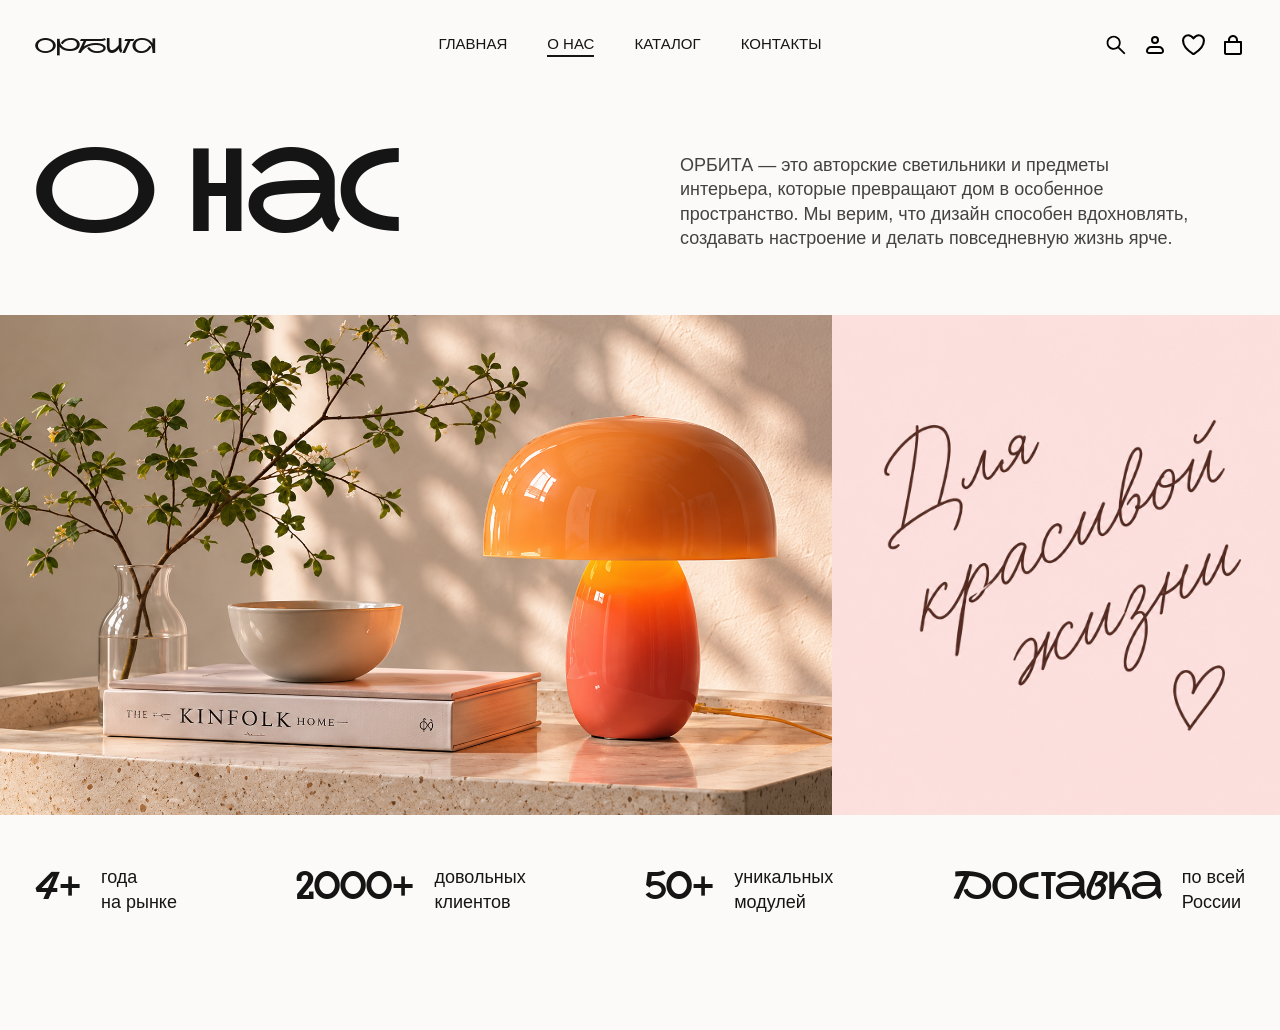
<file: about.html>
<!DOCTYPE html>
<html lang="ru">
<head>
    <meta charset="UTF-8">
    <meta name="viewport" content="width=device-width, initial-scale=1.0">
    <link href="https://cdn.jsdelivr.net/npm/bootstrap@5.3.3/dist/css/bootstrap.min.css" rel="stylesheet">
    <link rel="stylesheet" href="./css/normalize.css">
    <link rel="stylesheet" href="./css/style.css">
    <link rel="stylesheet" href="./css/modal.css">
    <link rel="stylesheet" href="./css/footer.css">
    <link rel="stylesheet" href="./css/media.css">
    <title>О нас</title>
</head>
<body>
    <header class="header">

        <a href="#" class="header-logo">
            Орбита
        </a>

        <button class="navbar-toggler mobile-menu-toggle d-lg-none" type="button" data-bs-toggle="offcanvas" data-bs-target="#mobileNavigation" aria-controls="mobileNavigation" aria-label="Открыть меню">
            <span class="navbar-toggler-icon"></span>
        </button>

        <nav class="header-menu d-none d-lg-block">
            <ul class="header-menu-list">
                <li>
                    <a href="./index.html" class="header-menu-link title-small">Главная</a>
                </li>

                <li>
                    <a href="./about.html" class="header-menu-link title-small underlined">О нас</a>
                </li>

                <li>
                    <a href="./catalog.html" class="header-menu-link title-small">Каталог</a>
                </li>

                <li>
                    <a href="./contacts.html" class="header-menu-link title-small">Контакты</a>
                </li>
            </ul>
        </nav>

        <nav class="header-menu-icons">
            <ul class="header-menu-icons-list">
                <li class="header-menu-icons-item">
                    <a href="#" class="header-menu-icons-link">
                        <svg width="24" height="24" viewBox="0 0 16 16" fill="none" xmlns="http://www.w3.org/2000/svg">
                            <path d="M14.2125 13.3516L10.1547 9.29375C10.7844 8.47969 11.125 7.48438 11.125 6.4375C11.125 5.18438 10.6359 4.00937 9.75156 3.12344C8.86719 2.2375 7.68906 1.75 6.4375 1.75C5.18594 1.75 4.00781 2.23906 3.12344 3.12344C2.2375 4.00781 1.75 5.18438 1.75 6.4375C1.75 7.68906 2.23906 8.86719 3.12344 9.75156C4.00781 10.6375 5.18438 11.125 6.4375 11.125C7.48438 11.125 8.47813 10.7844 9.29219 10.1562L13.35 14.2125C13.3619 14.2244 13.376 14.2338 13.3916 14.2403C13.4071 14.2467 13.4238 14.2501 13.4406 14.2501C13.4575 14.2501 13.4741 14.2467 13.4897 14.2403C13.5052 14.2338 13.5194 14.2244 13.5312 14.2125L14.2125 13.5328C14.2244 13.5209 14.2338 13.5068 14.2403 13.4912C14.2467 13.4757 14.2501 13.459 14.2501 13.4422C14.2501 13.4254 14.2467 13.4087 14.2403 13.3931C14.2338 13.3776 14.2244 13.3635 14.2125 13.3516ZM8.9125 8.9125C8.25 9.57344 7.37187 9.9375 6.4375 9.9375C5.50313 9.9375 4.625 9.57344 3.9625 8.9125C3.30156 8.25 2.9375 7.37187 2.9375 6.4375C2.9375 5.50313 3.30156 4.62344 3.9625 3.9625C4.625 3.30156 5.50313 2.9375 6.4375 2.9375C7.37187 2.9375 8.25156 3.3 8.9125 3.9625C9.57344 4.625 9.9375 5.50313 9.9375 6.4375C9.9375 7.37187 9.57344 8.25156 8.9125 8.9125Z" fill="black"/>
                        </svg>
                    </a>
                </li>

                <li class="header-menu-icons-item">
                    <a href="#" class="header-menu-icons-link">
                        <svg width="24" height="24" viewBox="0 0 24 24" fill="none" xmlns="http://www.w3.org/2000/svg">
                            <path d="M4 18C4 16.9391 4.42143 15.9217 5.17157 15.1716C5.92172 14.4214 6.93913 14 8 14H16C17.0609 14 18.0783 14.4214 18.8284 15.1716C19.5786 15.9217 20 16.9391 20 18C20 18.5304 19.7893 19.0391 19.4142 19.4142C19.0391 19.7893 18.5304 20 18 20H6C5.46957 20 4.96086 19.7893 4.58579 19.4142C4.21071 19.0391 4 18.5304 4 18Z" stroke="black" stroke-width="2" stroke-linejoin="round"/>
                            <path d="M12 10C13.6569 10 15 8.65685 15 7C15 5.34315 13.6569 4 12 4C10.3431 4 9 5.34315 9 7C9 8.65685 10.3431 10 12 10Z" stroke="black" stroke-width="2"/>
                        </svg>
                    </a>
                </li>

                <li class="header-menu-icons-item">
                    <a href="#" class="header-menu-icons-link">
                        <svg width="24" height="22" viewBox="0 0 19 17" fill="none" xmlns="http://www.w3.org/2000/svg">
                            <path d="M4.95723 0.826218C2.67606 0.826218 0.826172 2.6571 0.826172 4.91596C0.826172 6.73941 1.54911 11.0671 8.66526 15.4419C8.79289 15.519 8.93916 15.5598 9.08828 15.5598C9.2374 15.5598 9.38367 15.519 9.5113 15.4419C16.6283 11.0671 17.3504 6.73941 17.3504 4.91596C17.3504 2.6571 15.5005 0.826218 13.2193 0.826218C10.9382 0.826218 9.08828 3.30485 9.08828 3.30485C9.08828 3.30485 7.23839 0.826218 4.95723 0.826218Z" stroke="black" stroke-width="1.65242" stroke-linecap="round" stroke-linejoin="round"/>
                        </svg>
                    </a>
                </li>

                <li class="header-menu-icons-item">
                    <a href="#" class="header-menu-icons-link">
                        <svg width="24" height="24" viewBox="0 0 24 24" fill="none" xmlns="http://www.w3.org/2000/svg">
                            <path d="M12 2C9.24 2 7 4.24 7 7V8H4C3.45 8 3 8.45 3 9V20C3 21.1 3.9 22 5 22H19C20.1 22 21 21.1 21 20V9C21 8.45 20.55 8 20 8H17V7C17 4.24 14.76 2 12 2ZM9 7C9 5.35 10.35 4 12 4C13.65 4 15 5.35 15 7V8H9V7ZM19 10V20H5V10H19Z" fill="black"/>
                        </svg>
                    </a>
                </li>
            </ul>
        </nav>

        <div class="offcanvas offcanvas-end mobile-navigation" tabindex="-1" id="mobileNavigation" aria-labelledby="mobileNavigationLabel">
            <div class="offcanvas-header">
                <a href="./index.html" class="header-logo" id="mobileNavigationLabel">Орбита</a>
                <button type="button" class="btn-close" data-bs-dismiss="offcanvas" aria-label="Закрыть меню"></button>
            </div>
            <div class="offcanvas-body">
                <nav aria-label="Мобильная навигация">
                    <ul class="mobile-navigation-list">
                        <li><a href="./index.html">Главная</a></li>
                        <li><a href="./about.html">О нас</a></li>
                        <li><a href="./catalog.html">Каталог</a></li>
                        <li><a href="./contacts.html">Контакты</a></li>
                    </ul>
                </nav>
            </div>
        </div>
    </header>

    <main class="about-content">
        <div class="about-content-text content-box">
            <p class="about-content-title page-title">О нас</p>
            <p class="about-content-description description page-description">
                ОРБИТА — это авторские светильники и предметы интерьера, которые превращают дом в особенное пространство. Мы верим, что дизайн способен вдохновлять, создавать настроение и делать повседневную жизнь ярче.
            </p>
        </div>

        <div class="about-content-images">
            <img src="./images/about/1.png" alt="Лампа на столе" class="about-content-image">
            <img src="./images/about/2.png" alt="Записка 'Для красивой жизни'" class="about-content-image">
        </div>

        <ul class="about-content-statistics-list">
            <li class="about-content-statistics-item">
                <p class="about-content-statistics-result small-acsent-title">4+</p>
                <p class="about-content-statistics-text">года<br>на рынке</p>
            </li>

            <li class="about-content-statistics-item">
                <p class="about-content-statistics-result small-acsent-title">2000+</p>
                <p class="about-content-statistics-text">довольных<br>клиентов</p>
            </li>

            <li class="about-content-statistics-item">
                <p class="about-content-statistics-result small-acsent-title">50+</p>
                <p class="about-content-statistics-text">уникальных<br>модулей</p>
            </li>

            <li class="about-content-statistics-item">
                <p class="about-content-statistics-result small-acsent-title">Доставка</p>
                <p class="about-content-statistics-text">по всей<br>России</p>
            </li>
        </ul>
    </main>

    
    <script src="https://cdn.jsdelivr.net/npm/bootstrap@5.3.3/dist/js/bootstrap.bundle.min.js"></script>
</body>
</html>
</file>
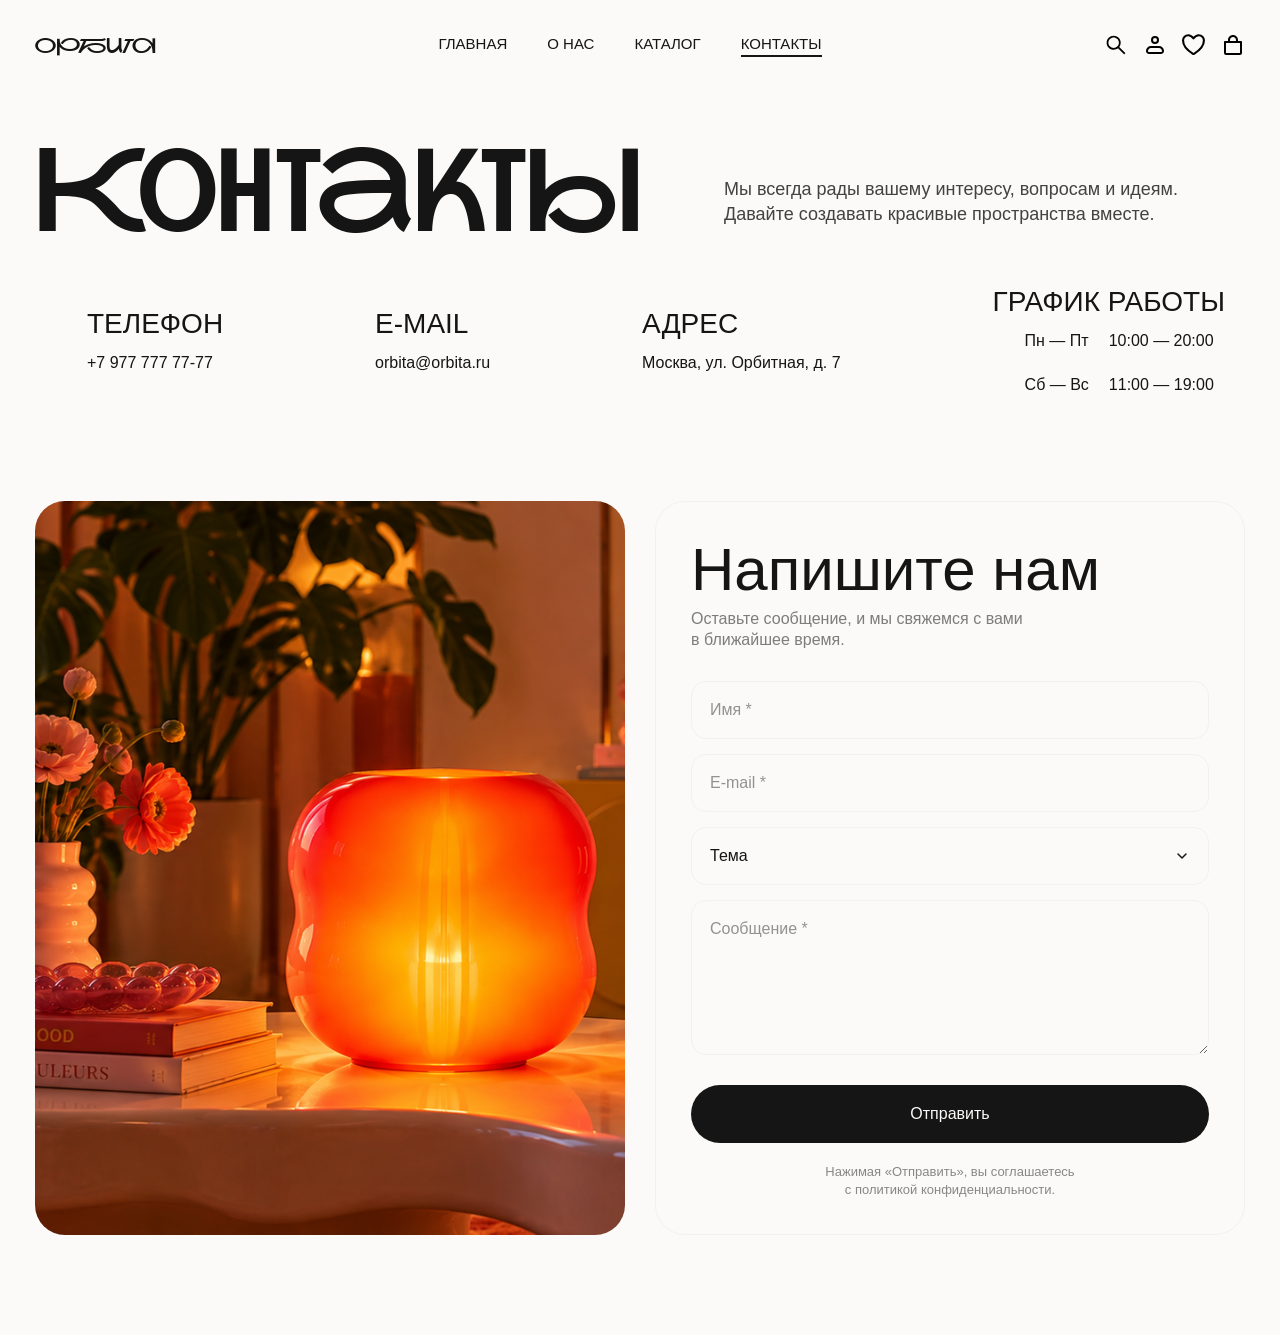
<file: contacts.html>
<!DOCTYPE html>
<html lang="ru">
<head>
    <meta charset="UTF-8">
    <meta name="viewport" content="width=device-width, initial-scale=1.0">
    <link href="https://cdn.jsdelivr.net/npm/bootstrap@5.3.3/dist/css/bootstrap.min.css" rel="stylesheet">
    <link rel="stylesheet" href="./css/normalize.css">
    <link rel="stylesheet" href="./css/style.css">
    <link rel="stylesheet" href="./css/modal.css">
    <link rel="stylesheet" href="./css/footer.css">
    <link rel="stylesheet" href="./css/media.css">
    <title>Контакты</title>
</head>
<body>
    <header class="header">

        <a href="#" class="header-logo">
            Орбита
        </a>

        <button class="navbar-toggler mobile-menu-toggle d-lg-none" type="button" data-bs-toggle="offcanvas" data-bs-target="#mobileNavigation" aria-controls="mobileNavigation" aria-label="Открыть меню">
            <span class="navbar-toggler-icon"></span>
        </button>

        <nav class="header-menu d-none d-lg-block">
            <ul class="header-menu-list">
                <li>
                    <a href="./index.html" class="header-menu-link title-small">Главная</a>
                </li>

                <li>
                    <a href="./about.html" class="header-menu-link title-small">О нас</a>
                </li>

                <li>
                    <a href="./catalog.html" class="header-menu-link title-small">Каталог</a>
                </li>

                <li>
                    <a href="./contacts.html" class="header-menu-link title-small underlined">Контакты</a>
                </li>
            </ul>
        </nav>

        <nav class="header-menu-icons">
            <ul class="header-menu-icons-list">
                <li class="header-menu-icons-item">
                    <a href="#" class="header-menu-icons-link">
                        <svg width="24" height="24" viewBox="0 0 16 16" fill="none" xmlns="http://www.w3.org/2000/svg">
                            <path d="M14.2125 13.3516L10.1547 9.29375C10.7844 8.47969 11.125 7.48438 11.125 6.4375C11.125 5.18438 10.6359 4.00937 9.75156 3.12344C8.86719 2.2375 7.68906 1.75 6.4375 1.75C5.18594 1.75 4.00781 2.23906 3.12344 3.12344C2.2375 4.00781 1.75 5.18438 1.75 6.4375C1.75 7.68906 2.23906 8.86719 3.12344 9.75156C4.00781 10.6375 5.18438 11.125 6.4375 11.125C7.48438 11.125 8.47813 10.7844 9.29219 10.1562L13.35 14.2125C13.3619 14.2244 13.376 14.2338 13.3916 14.2403C13.4071 14.2467 13.4238 14.2501 13.4406 14.2501C13.4575 14.2501 13.4741 14.2467 13.4897 14.2403C13.5052 14.2338 13.5194 14.2244 13.5312 14.2125L14.2125 13.5328C14.2244 13.5209 14.2338 13.5068 14.2403 13.4912C14.2467 13.4757 14.2501 13.459 14.2501 13.4422C14.2501 13.4254 14.2467 13.4087 14.2403 13.3931C14.2338 13.3776 14.2244 13.3635 14.2125 13.3516ZM8.9125 8.9125C8.25 9.57344 7.37187 9.9375 6.4375 9.9375C5.50313 9.9375 4.625 9.57344 3.9625 8.9125C3.30156 8.25 2.9375 7.37187 2.9375 6.4375C2.9375 5.50313 3.30156 4.62344 3.9625 3.9625C4.625 3.30156 5.50313 2.9375 6.4375 2.9375C7.37187 2.9375 8.25156 3.3 8.9125 3.9625C9.57344 4.625 9.9375 5.50313 9.9375 6.4375C9.9375 7.37187 9.57344 8.25156 8.9125 8.9125Z" fill="black"/>
                        </svg>
                    </a>
                </li>

                <li class="header-menu-icons-item">
                    <a href="#" class="header-menu-icons-link">
                        <svg width="24" height="24" viewBox="0 0 24 24" fill="none" xmlns="http://www.w3.org/2000/svg">
                            <path d="M4 18C4 16.9391 4.42143 15.9217 5.17157 15.1716C5.92172 14.4214 6.93913 14 8 14H16C17.0609 14 18.0783 14.4214 18.8284 15.1716C19.5786 15.9217 20 16.9391 20 18C20 18.5304 19.7893 19.0391 19.4142 19.4142C19.0391 19.7893 18.5304 20 18 20H6C5.46957 20 4.96086 19.7893 4.58579 19.4142C4.21071 19.0391 4 18.5304 4 18Z" stroke="black" stroke-width="2" stroke-linejoin="round"/>
                            <path d="M12 10C13.6569 10 15 8.65685 15 7C15 5.34315 13.6569 4 12 4C10.3431 4 9 5.34315 9 7C9 8.65685 10.3431 10 12 10Z" stroke="black" stroke-width="2"/>
                        </svg>
                    </a>
                </li>

                <li class="header-menu-icons-item">
                    <a href="#" class="header-menu-icons-link">
                        <svg width="24" height="22" viewBox="0 0 19 17" fill="none" xmlns="http://www.w3.org/2000/svg">
                            <path d="M4.95723 0.826218C2.67606 0.826218 0.826172 2.6571 0.826172 4.91596C0.826172 6.73941 1.54911 11.0671 8.66526 15.4419C8.79289 15.519 8.93916 15.5598 9.08828 15.5598C9.2374 15.5598 9.38367 15.519 9.5113 15.4419C16.6283 11.0671 17.3504 6.73941 17.3504 4.91596C17.3504 2.6571 15.5005 0.826218 13.2193 0.826218C10.9382 0.826218 9.08828 3.30485 9.08828 3.30485C9.08828 3.30485 7.23839 0.826218 4.95723 0.826218Z" stroke="black" stroke-width="1.65242" stroke-linecap="round" stroke-linejoin="round"/>
                        </svg>
                    </a>
                </li>

                <li class="header-menu-icons-item">
                    <a href="#" class="header-menu-icons-link">
                        <svg width="24" height="24" viewBox="0 0 24 24" fill="none" xmlns="http://www.w3.org/2000/svg">
                            <path d="M12 2C9.24 2 7 4.24 7 7V8H4C3.45 8 3 8.45 3 9V20C3 21.1 3.9 22 5 22H19C20.1 22 21 21.1 21 20V9C21 8.45 20.55 8 20 8H17V7C17 4.24 14.76 2 12 2ZM9 7C9 5.35 10.35 4 12 4C13.65 4 15 5.35 15 7V8H9V7ZM19 10V20H5V10H19Z" fill="black"/>
                        </svg>
                    </a>
                </li>
            </ul>
        </nav>

        <div class="offcanvas offcanvas-end mobile-navigation" tabindex="-1" id="mobileNavigation" aria-labelledby="mobileNavigationLabel">
            <div class="offcanvas-header">
                <a href="./index.html" class="header-logo" id="mobileNavigationLabel">Орбита</a>
                <button type="button" class="btn-close" data-bs-dismiss="offcanvas" aria-label="Закрыть меню"></button>
            </div>
            <div class="offcanvas-body">
                <nav aria-label="Мобильная навигация">
                    <ul class="mobile-navigation-list">
                        <li><a href="./index.html">Главная</a></li>
                        <li><a href="./about.html">О нас</a></li>
                        <li><a href="./catalog.html">Каталог</a></li>
                        <li><a href="./contacts.html">Контакты</a></li>
                    </ul>
                </nav>
            </div>
        </div>
    </header>

    <main class="contacts-content">
        <section class="contacts-header">
            <div class="contacts-content-text content-box">
                <p class="contacts-content-title page-title">Контакты</p>
                <p class="contacts-content-description description page-description">
                    Мы всегда рады вашему интересу, вопросам и идеям. Давайте создавать красивые пространства вместе.
                </p>
            </div>
        </section>

        <section class="contacts-soc1als">

            <ul class="contacts-soc1als-list">

                <li class="contacts-soc1als-item">
                    <h3 class="contacts-soc1als-item-name">Телефон</h3>
                    <p class="contacts-soc1als-item-content">+7 977 777 77-77</p>
                </li>

                <li class="contacts-soc1als-item">
                    <h3 class="contacts-soc1als-item-name">E-mail</h3>
                    <p class="contacts-soc1als-item-content">orbita@orbita.ru</p>
                </li>

                <li class="contacts-soc1als-item">
                    <h3 class="contacts-soc1als-item-name">Адрес</h3>
                    <address class="contacts-soc1als-item-content">Москва, ул. Орбитная, д. 7</address>
                </li>

                <li class="contacts-soc1als-item">

                    <h3 class="contacts-soc1als-item-name">График работы</h3>

                    <ul class="contacts-soc1als-item-schedule-list">

                        <li class="contacts-soc1als-schedule-item">
                            <p class="contacts-soc1als-item-schedule-days">
                                Пн — Пт
                            </p>
                            <p class="contacts-soc1als-item-schedule-time">
                                10:00 — 20:00
                            </p>
                        </li>

                        <li class="contacts-soc1als-schedule-item">
                            <p class="contacts-soc1als-item-schedule-days">
                                Сб — Вс
                            </p>
                            <p class="contacts-soc1als-item-schedule-time">
                                11:00 — 19:00
                            </p>
                        </li>
                    </ul>
                </li>

            </ul>

        </section>

        <section class="contacts-form">
            <div class="contacts-form-wrapper">

                <img
                    src="./images/modal/5.png"
                    alt="Интерьер"
                    class="contacts-form-image"
                >

                <form action="" class="contacts-form-body">
                    <h2 class="contacts-form-title">Напишите нам</h2>

                    <p class="contacts-form-description">
                        Оставьте сообщение, и мы свяжемся с вами<br>
                        в ближайшее время.
                    </p>

                    <input
                        type="text"
                        name="name"
                        class="contacts-form-input input"
                        placeholder="Имя *"
                        required
                    >

                    <input
                        type="email"
                        name="email"
                        class="contacts-form-input input"
                        placeholder="E-mail *"
                        required
                    >

                    <select name="subject" class="contacts-form-input input">
                        <option value="" selected disabled>Тема</option>
                        <option value="question">Вопрос</option>
                        <option value="order">Заказ</option>
                        <option value="cooperation">Сотрудничество</option>
                    </select>

                    <textarea
                        name="message"
                        class="contacts-form-input contacts-form-textarea input"
                        placeholder="Сообщение *"
                        required
                    ></textarea>

                    <button type="submit" class="contacts-form-button button">
                        Отправить
                    </button>

                    <p class="contacts-form-policy">
                        Нажимая «Отправить», вы соглашаетесь<br>
                        с политикой конфиденциальности.
                    </p>
                </form>

            </div>
        </section>
    </main>

    
    
    <script src="https://cdn.jsdelivr.net/npm/bootstrap@5.3.3/dist/js/bootstrap.bundle.min.js"></script>
</body>
</html>
</file>
<file: css/style.css>
@font-face {
    font-family: 'NauryzRedKeds';
    src: url('../fonts/NauryzRedKeds.ttf') format('truetype');
    font-weight: normal;
    font-style: normal;
    font-display: swap;
}

:root {
    --color-light: #FBFAF8;
    --color-light-gray: #F1F2F0;
    --color-dark: #151515;
    --color-green: #BBC23F;

    --border-radius: 40px;

    --font-family-acsent: 'NauryzRedKeds', 'Arial', sans-serif;
    --font-family-base: 'Roboto', sans-serif;

    --padding-inline: 50px;
}

body {
    color: var(--color-dark);
    font-family: var(--font-family-base);
    font-weight: 300;
    font-size: 16px;
    line-height: 1.75;
    background-color: var(--color-light);
    overflow-x: hidden;
}

a {
    color: var(--color-dark);
    text-decoration: none;
}

.title {
    font-family: var(--font-family-acsent);
    font-size: clamp(45px, 3.9vw, 75px);
}

.title-small {
    font-size: 15px;
    text-transform: uppercase;

    transition:
        opacity 0.2s ease,
        transform 0.2s ease;
}

address {
    font-style: normal;
}

input {
    border: 1px solid var(--color-dark);
    border-radius: var(--border-radius);

    border-radius: var(--border-radius);
    padding: 12px 30px;

    color: var(--color-light);

    font-family: var(--font-family-base);
    font-size: 20px;
    background-color: transparent;
}

input:not(:last-child) {
    margin-bottom: 10px;
}

.description {
    width: 90%;

    opacity: 0.8;

    font-family: var(--font-family-base);
    font-size: clamp(18px, 1.3vw, 24px);
    line-height: 1.35;
}

.small-acsent-title {
    font-family: var(--font-family-acsent);
    font-size: 25px;
    line-height: 1;
}

.button,
.catalog-button {
    border-radius: var(--border-radius);
    padding: 12px 30px;
    font-family: var(--font-family-base);
    font-size: 20px;
    transition:
        transform 0.2s ease,
        opacity 0.2s ease;

    cursor: pointer;
}

.button {
    border: none;

    color: var(--color-light);

    background: var(--color-dark);
}

.catalog-button {
    border: 1px solid var(--color-light-gray);

    color: var(--color-dark);

    background: var(--color-light-gray);

    white-space: nowrap;
}

.button-toggle {
    background-color: var(--color-dark);
    color: var(--color-light);
}

.button:hover,
.catalog-button:hover {
    opacity: 0.9;
    transform: translateY(-2px);
}

.button:active,
.catalog-button:active {
    transform: translateY(0);
}

.hero {
    position: relative;
    min-height: 100svh;

    overflow: hidden;

    background-image: url('../images/main_background.png');
    background-repeat: no-repeat;
    background-position: bottom;
    background-size: cover;
}

.hero::before {
    content: "";

    position: absolute;
    inset: 0;

    background: linear-gradient(
        to right,
        rgba(251, 250, 248, 0.65) 0%,
        rgba(251, 250, 248, 0.30) 25%,
        transparent 45%
    );

    pointer-events: none;
}

.header {
    z-index: 100;
    display: flex;
    justify-content: space-between;
    margin-bottom: 20px;

    

    padding: 30px var(--padding-inline);

    text-transform: uppercase;
}

.header-logo {
    top: 50%;
    z-index: 20;
    font-family: var(--font-family-acsent);
    font-size: 20px;

    white-space: nowrap;
}

.header-menu {
    position: static;
}

.header-menu-list {
    display: flex;
    align-items: center;

    gap: 40px;
    white-space: nowrap;
}

.header-menu-link:hover {
    opacity: 0.5;
}

.header-menu-icons-list {
    display: flex;
    gap: 15px;
}

.banner {
    position: relative;
    z-index: 1;
}

.banner-body {
    position: relative;
    top: 20px;
    z-index: 1;

    display: flex;
    flex-direction: column;

    align-items: flex-start;
    gap: 50px;

    min-height: calc(100svh - 90px);

    padding: var(--padding-inline);
}

.banner-main-name {
    width: 90%;
    max-width: 26vw;

    font-family: var(--font-family-acsent);
    font-weight: normal;
    font-size: clamp(50px, 4.2vw, 80px);
    line-height: 1;
}

.banner-button {
    margin-bottom: 100px;
}

.hero:not(:last-child) {
    margin-bottom: 100px;
}

.new-products {
    padding-inline: var(--padding-inline);
}

.new-products-header {
    display: flex;
    justify-content: space-between;
    align-items: center;
}

.underlined {
    position: relative;
    padding-bottom: 5px;
}

.underlined::after {
    content: '';
    position: absolute;
    bottom: 0;
    left: 0;

    width: 100%;
    height: 2px;
    background-color: var(--color-dark);
}

.about-content-statistics-list {
    padding-bottom: 100px;
}

.card {
    position: relative;
}

.card:hover {
    cursor: pointer;
}

.card-image {
    border-radius: 5px;
}

.card-image:not(:last-child) {
    margin-bottom: 15px;
}

.card-body {
    display: flex;
    flex-direction: column;
    gap: 10px;
}

.card-title {
    font-size: 20px;
    line-height: 1;
}

.to-heart-button {
    position: absolute;
    top: 20px;

    right: 20px;

    width: 25px;

    background: url('../icons/heart.svg') center/contain no-repeat;
    aspect-ratio: 1;
    border: none;
    cursor: pointer;
}

.to-heart-button.checked {
    background: url('../icons/full-heart.svg') center/contain no-repeat;
}

.new::before {
    content: 'New';
    position: absolute;
    top: 20px;

    left: 20px;
    display: flex;
    justify-content: center;
    align-items: center;

    border-radius: var(--border-radius);

    padding: 2px 10px;
    opacity: 0.8;
    color: var(--color-light);
    text-transform: uppercase;

    background-color: var(--color-green);
}

.about-content,
.catalog-content,
.contacts-content {
    padding-top: 20px;
}

.about-content-images {
    display: flex;
    width: 100%;
    height: 500px;
}

.about-content-image {
    display: block;
    height: 100%;
    object-fit: cover;
}

.about-content-image:first-child {
    width: 65%;
}

.about-content-image:last-child {
    width: 35%;
}

.about-content-text,
.about-content-statistics-list {
    padding-inline: var(--padding-inline);
}

.content-box {
    display: grid;
    grid-template-columns: 2fr 2fr;
    align-items: center;
    gap: 80px;
    line-height: 1;
}

.content-box:not(:last-child) {
    margin-bottom: 40px;
}

.about-content-text:not(:last-child) {
    margin-bottom: 40px;
}

.page-title {
    font-family: var(--font-family-acsent);
    font-size: clamp(60px, 9vw, 172px);
    white-space: nowrap;
}

.about-content-statistics-list {
    display: flex;
    justify-content: space-between;
    gap: 30px;
    padding-top: 50px;
}

.about-content-statistics-item {
    display: flex;
    align-items: center;
    gap: 20px;
}

.about-content-statistics-text {
    font-size: 18px;
    line-height: 1.35;
}

.about-content-statistics-result {
    font-size: clamp(25px, 3vw, 58px);
}

.catalog-content {
    padding-inline: var(--padding-inline);
}

.catalog-buttons-list {
    display: flex;
    gap: 30px;
}

.catalog-header {
    position: relative;
    padding-bottom: 40px;
}

.catalog-header:not(:last-child)::after {
    content: '';
    position: absolute;
    bottom: 0;
    left: 0;
    width: 100%;
    height: 3px;
    background-color: var(--color-light-gray);
}

.catalog-products {
    padding-top: 40px;
}

.catalog-products-cards-list {
    display: grid;
    grid-template-columns: repeat(4, 1fr);
    gap: 40px;
    padding-bottom: 100px;
}

.catalog-filters {
    justify-content: space-between;
    padding-bottom: 40px;
}

.catalog-filters,
.catalog-filters-sort,
.catalog-filters-sort-item {
    display: flex;
}

.catalog-filters-sort-item {
    cursor: pointer;
}

.catalog-filters,
.catalog-filters-item,
.catalog-filters-sort-item {
    align-items: center;
}

.catalog-filters-list {
    display: flex;
    gap: 40px;
}

.catalog-filters-item {
    display: flex;
    gap: 15px;
}

.catalog-filters-item-name,
.catalog-filters-sort {
    font-size: 20px;
    line-height: 1;
}

.catalog-filters-item-name:hover {
    cursor: pointer;
}

.catalog-filters-sort-item {
    gap: 15px;
}

.catalog-filters-sort {
    align-items: center;
    gap: 40px;
}


.catalog-filters-item {
    position: relative;
}

.catalog-filter-trigger {
    display: flex;
    align-items: center;
    justify-content: space-between;
    gap: 20px;
    width: 100%;
    padding: 12px 0;
    border: none;
    background: transparent;
    color: inherit;
    font: inherit;
    font-size: 20px;
    text-align: left;
    cursor: pointer;
}

.filter-arrow {
    width: 10px;
    height: 10px;
    border-right: 2px solid currentColor;
    border-bottom: 2px solid currentColor;
    transform: rotate(45deg);
    transition: transform 0.2s ease;
    flex-shrink: 0;
}

.catalog-filters-item.is-open .filter-arrow {
    transform: rotate(225deg);
}

.catalog-filter-dropdown {
    display: none;
    position: absolute;
    top: 100%;
    left: 0;
    z-index: 10;
    min-width: 200px;
    padding: 16px;
    background: #fff;
    border: 1px solid #e5e5e5;
    box-shadow: 0 6px 18px rgb(0 0 0 / 8%);
}

.catalog-filters-item.is-open .catalog-filter-dropdown {
    display: flex;
    flex-direction: column;
    gap: 12px;
}

.catalog-filter-dropdown label {
    display: flex;
    align-items: center;
    font-size: 20px;
    gap: 8px;
    cursor: pointer;
    white-space: nowrap;
}

.catalog-filter-dropdown input[type="checkbox"] {
    accent-color: #333;
}

.price-dropdown label {
    justify-content: space-between;
}

.price-dropdown input[type="number"] {
    width: 90px;
    padding: 8px;
    border: 1px solid #ddd;
    font: inherit;
}

.price-min,
.price-max {
    color: var(--color-dark);
    padding-inline: 10px;
}

.catalog-products-card-body {
    transition: transform 0.3s ease, box-shadow 0.3s ease;
    cursor: pointer;
}

.catalog-products-card:hover {
    transform: translateY(-6px);
}

.catalog-products-card-image {
    transition: transform 0.4s ease;
}

.catalog-products-card:hover .catalog-products-card-image {
    transform: scale(1.04);
}

.catalog-products-card {
    overflow: hidden;
}

.contacts-content {
    padding-inline: var(--padding-inline);
}

.contacts-soc1als-list {
    display: flex;
    justify-content: space-between;
    align-items: center;
}

.contacts-soc1als-item {
    border-radius: 15px;
    padding: 10px 20px;
}

.contacts-soc1als-item-name {
    text-transform: uppercase;
    font-weight: 500;
}

.contacts-soc1als-schedule-item {
    display: flex;
    gap: 20px;
}

.contacts-form {
    padding: 60px 0 100px;
}

.contacts-form-wrapper {
    display: grid;
    grid-template-columns: 1fr 1fr;
    gap: 30px;

    width: 100%;
}

.contacts-form-image {
    display: block;

    width: 100%;
    height: 100%;
    min-height: 600px;

    border-radius: 30px;

    object-fit: cover;
}

.contacts-form-body {
    display: flex;
    flex-direction: column;

    width: 100%;
    box-sizing: border-box;

    border: 1px solid var(--color-light-gray);
    border-radius: 30px;
    padding: 35px;

    background-color: var(--color-light);
}

.contacts-form-title {
    margin: 0 0 5px;

    font-family: var(--font-family-base);
    font-size: clamp(40px, 5vw, 60px);
    font-weight: 400;
    line-height: 1.1;
}

.contacts-form-description {
    margin: 0 0 30px;

    color: rgba(21, 21, 21, 0.55);
    font-size: 16px;
    line-height: 1.35;
}

.contacts-form-input {
    width: 100%;
    min-height: 54px;
    box-sizing: border-box;

    border: 1px solid var(--color-light-gray);
    border-radius: 15px;
    padding: 14px 18px;

    color: var(--color-dark);
    font-family: var(--font-family-base);
    font-size: 16px;
    font-weight: 300;

    background-color: transparent;
    outline: none;

    transition:
        border-color 0.2s ease,
        background-color 0.2s ease;
}

.contacts-form-input:not(:last-child) {
    margin-bottom: 15px;
}

.contacts-form-input::placeholder {
    color: rgba(21, 21, 21, 0.45);
}

.contacts-form-input:focus {
    border-color: rgba(21, 21, 21, 0.35);
}

.contacts-form select {
    appearance: none;

    background-image: url("data:image/svg+xml,%3Csvg xmlns='http://www.w3.org/2000/svg' width='16' height='16' viewBox='0 0 16 16' fill='none'%3E%3Cpath d='M4 6L8 10L12 6' stroke='%23151515' stroke-width='1.5' stroke-linecap='round' stroke-linejoin='round'/%3E%3C/svg%3E");
    background-repeat: no-repeat;
    background-position: right 18px center;
    padding-right: 45px;
}

.contacts-form-textarea {
    min-height: 155px;
    resize: vertical;
}

.contacts-form-button {
    display: flex;
    justify-content: center;
    align-items: center;
    gap: 20px;

    width: 100%;
    margin-top: 15px;
    padding: 15px 25px;

    font-size: 16px;
}

.contacts-form-button span {
    font-size: 24px;
    line-height: 1;
}

.contacts-form-policy {
    margin: 20px 0 0;

    color: rgba(21, 21, 21, 0.5);
    font-size: 13px;
    line-height: 1.4;
    text-align: center;
}


.catalog-products-cards-list {
    padding-left: 0;
    margin-bottom: 0;
    list-style: none;
}

.catalog-products-cards-list > .card,
.new-products-cards-list > .card {
    border: 0;
    border-radius: 0;
    background: transparent;
    box-shadow: none;
}

.catalog-products-card-body {
    padding: 0;
}
</file>
<file: css/modal.css>
.modal {
    position: fixed;
    inset: 0;
    z-index: 100;
    display: flex;
    align-items: center;
    justify-content: center;
    padding: 24px;
    opacity: 0;
    visibility: hidden;
    pointer-events: none;
    transition: opacity .25s ease, visibility .25s ease;
}

.modal.is-open {
    opacity: 1;
    visibility: visible;
    pointer-events: auto;
}

.modal-overlay {
    position: absolute;
    inset: 0;
    background: rgba(21, 21, 21, .38);
    backdrop-filter: blur(3px);
}

.modal-window {
    position: relative;
    z-index: 1;

    display: grid;
    grid-template-columns: minmax(0, 1.35fr) minmax(360px, .95fr);
    grid-template-rows: auto auto;

    width: min(1180px, 100%);
    max-height: min(850px, calc(100svh - 48px));

    overflow: auto;

    background: var(--color-light);
    border-radius: 8px;

    box-shadow: 0 24px 80px rgba(0, 0, 0, .18);
}

.modal-close {
    position: absolute;
    top: 14px;
    right: 18px;
    z-index: 5;
    width: 40px;
    height: 40px;
    border: 0;
    background: transparent;
    font: 32px/1 Arial, sans-serif;
    cursor: pointer;
}

.modal-gallery {
    display: flex;
    align-items: center;
    justify-content: center;
    height: 600px;
    padding-block: 24px;
}

.modal-main-image {
    display: block;
    width: 90%;
    height: auto;
    background: var(--color-light);
}

.modal-bottom-image {
    grid-column: 1 / -1;

    display: block;

    width: 100%;
    height: auto;

    object-fit: cover;
}

.modal-product {
    padding: 30px 48px 34px 18px;
    overflow: auto;
}

.modal-category {
    margin: 0 0 4px;
    color: #aaa;
    font: 14px/1.2 Arial, sans-serif;
    text-transform: uppercase;
}

.modal-title {
    margin: 0;
    font-family: var(--font-family-acsent, 'NauryzRedKeds', Arial, sans-serif);
    font-size: clamp(52px, 5vw, 76px);
    line-height: .95;
    font-weight: 400;
}

.modal-price {
    margin: 8px 0 14px;
    font: 32px/1.1 Arial, sans-serif;
}

.modal-divider {
    height: 1px;
    background: #d7d7d3;
    margin-bottom: 16px;
}

.modal-description {
    max-width: 560px;
    margin: 0 0 26px;
    color: #888;
    font: 15px/1.45 Arial, sans-serif;
}

.modal-buy-row {
    display: flex;
    flex-direction: column;
    gap: 14px;
    align-items: flex-start;
    margin-bottom: 24px;
}

.modal-quantity {
    display: grid;
    grid-template-columns: 32px 28px 32px;
    align-items: center;
    justify-items: center;
    min-height: 50px;
    border: 1px solid #ddd;
}

.modal-quantity-button,
.modal-favorite {
    border: 0;
    background: transparent;
    cursor: pointer;
}

.modal-quantity-button {
    width: 32px;
    height: 48px;
    font-size: 18px;
}

#modal-quantity {
    font: 15px/1 Arial, sans-serif;
}

.modal-favorite.is-active {
    color: var(--color-green, #BBC23F);
}

.modal-accordion {
    display: flex;
    justify-content: space-between;
    align-items: center;
    width: 100%;
    min-height: 58px;
    padding: 0;
    border: 0;
    border-top: 1px solid #ddd;
    background: transparent;
    color: #666;
    font: 15px Arial, sans-serif;
    text-align: left;
    cursor: pointer;
}

.modal-accordion:last-of-type {
    border-bottom: 1px solid #ddd;
}

.modal-accordion-content {
    display: none;
    padding: 0 0 18px;
    color: #999;
    font: 14px/1.45 Arial, sans-serif;
}

.modal-accordion.is-open + .modal-accordion-content {
    display: block;
}

.modal-accordion.is-open > span:last-child {
    transform: rotate(45deg);
}
</file>
<file: css/footer.css>
.footer {
    padding-bottom: 50px;
}

.footer-body {
    display: grid;
    grid-template-columns: repeat(3, 1fr);
    padding-inline: var(--padding-inline);
    
}

.footer-contacts-title {
    text-transform: uppercase;
}

.footer-soc1als-list {
    display: flex;
    gap: 20px;
}

.footer-schedule-item {
    display: flex;
    gap: 40px;
}

.footer .title-small:not(:last-child) {
    margin-bottom: 20px;
}

.footer-contacts-list:not(:last-child) {
    margin-bottom: 20px;
}
</file>
<file: css/media.css>
@media (max-width: 1316px) {
    :root {
        --padding-inline: 35px;
    }

    .new-products-cards-list,
    .catalog-products-cards-list {
        grid-template-columns: repeat(2, minmax(0, 1fr));
        gap: 30px;
    }

    .catalog-buttons-list {
        flex-wrap: wrap;
        gap: 15px;
    }

    .catalog-products-cards-list {
        gap: 30px;
    }

    .footer-body {
        gap: 40px 30px;
    }
}

@media (max-width: 1100px) {
    .header {
        flex-wrap: wrap;
        align-items: center;
        gap: 18px 25px;
    }

    .header-menu {
        order: 3;
        width: 100%;
    }

    .header-menu-list {
        justify-content: center;
        flex-wrap: wrap;
        gap: 12px 25px;
    }

    .content-box {
        grid-template-columns: 1fr 1fr;
        gap: 40px;
    }

    .about-content-image:first-child,
    .about-content-image:last-child {
        height: 100%;
        width: auto;
    }

    .catalog-filters {
        gap: 25px;
    }

    .catalog-filters-list {
        flex-wrap: wrap;
        gap: 20px 30px;
    }

    .catalog-filters-sort {
        gap: 20px;
    }
}

@media (max-width: 950px) {
    :root {
        --padding-inline: 25px;
    }

    .header {
        padding: 20px var(--padding-inline);
    }

    .header-menu-list {
        gap: 10px 20px;
    }

    .header-menu-icons-list {
        gap: 12px;
    }

    .hero {
        min-height: 100svh;
        background-position: center bottom;
        background-size: cover;
    }

    .hero::before {
        background: linear-gradient(
            to bottom,
            rgba(251, 250, 248, 0.82) 0%,
            rgba(251, 250, 248, 0.45) 38%,
            rgba(251, 250, 248, 0.05) 72%,
            transparent 100%
        );
    }

    .banner-body {
        top: 0;
        align-items: center;
        gap: 35px;
        min-height: calc(100svh - 130px);
        text-align: center;
        margin-top: -20px;
    }

    .banner-main-name {
        width: 100%;
        max-width: 650px;
    }

    .banner-description {
        width: min(90%, 600px);
        max-width: none;
    }

    .new-products,
    .catalog-content,
    .contacts-content {
        padding-inline: var(--padding-inline);
    }

    .new-products-header {
        gap: 20px;
    }

    .content-box {
        grid-template-columns: 1fr;
        gap: 25px;
    }

    .page-title {
        font-size: clamp(60px, 14vw, 130px);
        white-space: normal;
    }

    .description {
        width: 100%;
    }

    .about-content-statistics-list {
        padding-top: 35px;
        padding-bottom: 70px;
    }

    .about-content-statistics-item {
        flex: 1 1 calc(50% - 30px);
    }

    .catalog-buttons-list {
        gap: 12px;
    }

    .catalog-button {
        padding: 10px 22px;
        font-size: 17px;
    }

    .catalog-filters {
        flex-direction: column;
        align-items: stretch;
        gap: 25px;
    }

    .catalog-filters-list {
        gap: 15px 25px;
    }

    .catalog-filters-sort {
        justify-content: space-between;
    }

    .catalog-products {
        padding-top: 30px;
    }

    .catalog-products-cards-list {
        grid-template-columns: repeat(2, minmax(0, 1fr));
        gap: 25px;
        padding-bottom: 70px;
    }

    .contacts-soc1als-list {
        flex-wrap: wrap;
        justify-content: flex-start;
        gap: 15px;
    }

    .contacts-soc1als-item {
        flex: 1 1 calc(50% - 15px);
        min-width: 220px;
    }

    .contacts-form {
        padding: 45px 0 70px;
    }

    .contacts-form-wrapper {
        grid-template-columns: 1fr;
        gap: 20px;
    }

    .contacts-form-image {
        min-height: 400px;
        max-height: 500px;
    }

    .contacts-form-body {
        padding: 30px;
    }

    .footer-body {
        grid-template-columns: 1fr 1fr;
    }

    .footer-form {
        grid-column: 1 / -1;
    }

    
    .modal {
        padding: 16px;
    }

    .modal-window {
        grid-template-columns: 1fr;
        width: min(720px, 100%);
        max-height: calc(100svh - 32px);
        overflow-y: auto;
    }

    .modal-gallery {
        height: min(55svh, 500px);
        padding: 20px;
    }

    .modal-main-image {
        width: min(90%, 500px);
        max-height: 100%;
        object-fit: contain;
    }

    .modal-product {
        padding: 25px 30px 35px;
        overflow: visible;
    }

    .modal-bottom-image {
        max-height: 300px;
        object-fit: cover;
    }
}

@media (max-width: 600px) {
    :root {
        --padding-inline: 20px;
        --border-radius: 28px;
    }

    body {
        font-size: 15px;
        overflow-x: hidden;
    }

    .header {
        padding: 15px var(--padding-inline);
        gap: 15px;
    }

    .header-logo {
        font-size: 20px;
    }

    .header-menu {
        width: 100%;
        z-index: 100;
    }

    .header-menu-list {
        justify-content: flex-start;
        gap: 10px 18px;
    }

    .header-menu-link {
        font-size: 13px;
    }

    .header-menu-icons-list {
        gap: 10px;
        display: none;
    }

    .header-menu-icons-link svg {
        width: 21px;
        height: 21px;
    }

    .hero {
        min-height: 100svh;
        background-position: 65% center;
    }

    .hero::before {
        background: linear-gradient(
            to bottom,
            rgba(251, 250, 248, 0.86) 0%,
            rgba(251, 250, 248, 0.55) 35%,
            rgba(251, 250, 248, 0.10) 68%,
            transparent 100%
        );
    }

    .banner-body {
        gap: 20px;
        display: flex;
        flex-direction: column;
        min-height: calc(100svh - 135px);
    }

    .banner-main-name {
        width: 100%;
        max-width: 500px;
        line-height: .95;
    }

    .banner-description {
        width: 100%;
        max-width: 400px;
        display: none;
        line-height: 1.4;
    }

    .hero:not(:last-child) {
        margin-bottom: 60px;
    }

    .new-products,
    .catalog-content,
    .contacts-content {
        padding-inline: var(--padding-inline);
    }

    .new-products-header {
        gap: 15px;
    }

    .new-products-title {
        font-size: 42px;
    }

    .new-products-see-all {
        font-size: 13px;
    }

    .new-products-cards-list,
    .catalog-products-cards-list {
        grid-template-columns: 1fr;
        gap: 30px;
    }

    .catalog-products-cards-list {
        display: grid;
    }

    .card-title {
        font-size: 18px;
    }

    .card::after {
        top: 15px;
        right: 15px;
        width: 22px;
    }

    .new::before {
        top: 15px;
        left: 15px;
    }

    
    .about-content,
    .catalog-content,
    .contacts-content {
        padding-top: 10px;
    }

    .about-content-images {
        flex-direction: column;
        height: auto;
    }

    .about-content-image:first-child,
    .about-content-image:last-child {
        width: 100%;
        height: auto;
        min-height: 220px;
        max-height: 340px;
    }

    .about-content-text,
    .about-content-statistics-list {
        padding-inline: var(--padding-inline);
    }

    .content-box {
        gap: 20px;
    }

    .content-box:not(:last-child),
    .about-content-text:not(:last-child) {
        margin-bottom: 30px;
    }

    .page-title {
        font-size: clamp(54px, 17vw, 90px);
        line-height: .9;
    }

    .description {
        font-size: 17px;
        line-height: 1.4;
    }

    .about-content-statistics-list {
        display: flex;
        flex-direction: column;
        align-items: center;
        gap: 50px;
        padding-block: 60px;
    }

    .about-content-statistics-item {
        min-width: 0;
        gap: 10px;
    }

    .about-content-statistics-result {
        font-size: clamp(28px, 9vw, 48px);
    }

    .about-content-statistics-text {
        font-size: 14px;
        line-height: 1.25;
    }

    
    .catalog-header {
        padding-bottom: 30px;
    }

    .catalog-buttons-list {
        display: flex;
        flex-wrap: nowrap;
        overflow-x: auto;
        gap: 10px;
        margin-inline: calc(var(--padding-inline) * -1);
        padding-inline: var(--padding-inline);
        padding-bottom: 5px;
        scrollbar-width: none;
    }

    .catalog-buttons-list::-webkit-scrollbar {
        display: none;
    }

    .catalog-button {
        flex: 0 0 auto;
        padding: 9px 18px;
        font-size: 15px;
    }

    .catalog-filters {
        gap: 20px;
        padding-bottom: 25px;
    }

    .catalog-filters-list {
        display: grid;
        grid-template-columns: 1fr 1fr;
        gap: 15px;
    }

    .catalog-filters-item {
        justify-content: space-between;
        gap: 10px;
    }

    .catalog-filters-item-name,
    .catalog-filters-sort {
        font-size: 16px;
    }

    .catalog-filters-sort {
        width: 100%;
        gap: 15px;
    }

    .catalog-filters-sort-name,
    .catalog-filters-sort-item-name {
        font-size: 14px;
    }

    .catalog-products {
        padding-top: 25px;
    }

    .catalog-products-cards-list {
        padding-bottom: 60px;
    }

    
    .contacts-soc1als-list {
        display: grid;
        grid-template-columns: 1fr;
        gap: 10px;
    }

    .contacts-soc1als-item {
        min-width: 0;
        padding: 12px 15px;
    }

    .contacts-soc1als-item-name {
        font-size: 14px;
    }

    .contacts-soc1als-item-content,
    .contacts-soc1als-schedule-item {
        font-size: 14px;
    }

    .contacts-form {
        padding: 35px 0 60px;
    }

    .contacts-form-wrapper {
        gap: 15px;
    }

    .contacts-form-image {
        min-height: 280px;
        max-height: 380px;
        border-radius: 25px;
    }

    .contacts-form-body {
        border-radius: 25px;
        padding: 25px 20px;
    }

    .contacts-form-title {
        font-size: clamp(36px, 11vw, 48px);
    }

    .contacts-form-description {
        margin-bottom: 22px;
        font-size: 14px;
    }

    .contacts-form-input {
        min-height: 50px;
        padding: 12px 16px;
        font-size: 15px;
    }

    .contacts-form-textarea {
        min-height: 140px;
    }

    .contacts-form-button {
        padding: 13px 20px;
        font-size: 16px;
    }

    .contacts-form-policy {
        font-size: 12px;
    }

    
    .footer {
        padding-bottom: 30px;
    }

    .footer-body {
        grid-template-columns: 1fr;
        gap: 30px;
        padding-inline: var(--padding-inline);
    }

    .footer-form {
        grid-column: auto;
    }

    .footer-soc1als-list {
        flex-wrap: wrap;
    }

    .footer-schedule-item {
        gap: 20px;
    }

    
    .modal {
        padding: 0;
    }

    .modal-window {
        width: 100%;
        height: 100svh;
        max-height: none;
        border-radius: 0;
    }

    .modal-close {
        top: 10px;
        right: 10px;
        width: 42px;
        height: 42px;
        font-size: 30px;
    }

    .modal-gallery {
        height: 43svh;
        min-height: 280px;
        padding: 20px 16px 10px;
    }

    .modal-main-image {
        width: 92%;
        max-height: 100%;
    }

    .modal-product {
        padding: 15px 20px 30px;
    }

    .modal-category {
        font-size: 12px;
    }

    .modal-title {
        font-size: clamp(42px, 14vw, 62px);
    }

    .modal-price {
        font-size: 26px;
    }

    .modal-description {
        margin-bottom: 20px;
        font-size: 14px;
    }

    .modal-buy-row {
        gap: 10px;
        margin-bottom: 20px;
    }

    .modal-button {
        width: 100%;
    }

    .modal-bottom-image {
        max-height: 240px;
    }
}

@media (max-width: 400px) {
    :root {
        --padding-inline: 15px;
    }

    .header {
        padding: 12px var(--padding-inline);
    }

    .header-logo {
        font-size: 18px;
    }

    .header-menu-list {
        gap: 8px 14px;
    }

    .header-menu-link {
        font-size: 12px;
    }

    .header-menu-icons-list {
        gap: 7px;
    }

    .header-menu-icons-link svg {
        width: 19px;
        height: 19px;
    }

    .banner-body {
        padding-inline: var(--padding-inline);
    }

    .banner-main-name {
        font-size: clamp(38px, 12vw, 48px);
    }

    .banner-description {
        font-size: 15px;
    }

    .page-title {
        font-size: 18vw;
    }

    .about-content-statistics-list {
        grid-template-columns: 1fr;
    }

    .catalog-filters-list {
        grid-template-columns: 1fr;
    }

    .contacts-form-body {
        padding: 22px 16px;
    }

    .contacts-form-title {
        font-size: 36px;
    }
}


@media (max-width: 768px) {
    img,
    video,
    iframe {
        max-width: 100%;
    }

    .content-box > *,
    .footer-body > *,
    .contacts-form-wrapper > *,
    .catalog-filters > * {
        min-width: 0;
    }

    input,
    textarea,
    select,
    button {
        max-width: 100%;
    }

    .description,
    .banner-description,
    .contacts-form-description,
    .modal-description {
        overflow-wrap: anywhere;
    }
}

@media (max-width: 480px) {
    .new-products-cards-list,
    .catalog-products-cards-list {
        grid-template-columns: minmax(0, 1fr);
    }

    .catalog-products-card,
    .new-products-card {
        min-width: 0;
    }

    .contacts-form-input,
    .contacts-form-textarea {
        width: 100%;
        min-width: 0;
    }
}


.mobile-menu-toggle {
    display: inline-flex;
    align-items: center;
    justify-content: center;
    width: 36px;
    height: 32px;
    padding: 4px;
    border: 0;
    border-radius: 0;
    box-shadow: none !important;
    background: transparent;
    flex: 0 0 auto;
}

.mobile-menu-toggle .navbar-toggler-icon {
    display: block;
    width: 22px;
    height: 16px;
    background-image: none;
    position: relative;
    border-top: 2px solid var(--color-dark);
    border-bottom: 2px solid var(--color-dark);
}

.mobile-menu-toggle .navbar-toggler-icon::after {
    content: "";
    position: absolute;
    top: 5px;
    left: 0;
    width: 100%;
    border-top: 2px solid var(--color-dark);
}

.mobile-menu-toggle:focus {
    outline: none;
}

.mobile-navigation {
    --bs-offcanvas-width: min(86vw, 380px);
    color: var(--color-dark);
    background: var(--color-light);
    border: 0;
    padding: 12px 8px;
}

.mobile-navigation .offcanvas-header {
    padding: 20px 22px;
    border-bottom: 1px solid rgba(21, 21, 21, 0.12);
}

.mobile-navigation .btn-close {
    box-shadow: none;
}

.mobile-navigation .offcanvas-body {
    padding: 24px 22px;
}

.mobile-navigation-list {
    display: flex;
    flex-direction: column;
    gap: 0;
    padding: 0;
    margin: 0;
    list-style: none;
}

.mobile-navigation-list li {
    border-bottom: 1px solid rgba(21, 21, 21, 0.12);
}

.mobile-navigation-list a {
    display: block;
    padding: 17px 0;
    color: var(--color-dark);
    font-family: var(--font-family-base);
    font-size: 18px;
    text-transform: uppercase;
    text-decoration: none;
}

.mobile-navigation-list a:hover,
.mobile-navigation-list a:focus-visible {
    opacity: 0.6;
}

@media (max-width: 991.98px) {
    .header {
        display: flex;
        align-items: center;
        justify-content: space-between;
        flex-wrap: nowrap;
        gap: 12px;
        position: relative;
        padding: 18px var(--padding-inline);
        margin-bottom: 0;
    }

    .header-menu-icons {
        display: none;
    }

    .header-logo {
        position: relative;
        top: auto;
        z-index: 1;
    }

    .mobile-menu-toggle {
        margin-left: auto;
    }

    .header-menu {
        display: none !important;
    }
}

@media (min-width: 992px) {
    .mobile-menu-toggle,
    .mobile-navigation {
        display: none !important;
    }
}

@media (max-width: 575.98px) {
    .mobile-menu-toggle {
        width: 36px;
        height: 32px;
    }

    .mobile-navigation .offcanvas-header {
        padding: 18px 18px;
    }

    .mobile-navigation .offcanvas-body {
        padding: 20px 18px;
    }
}
</file>
